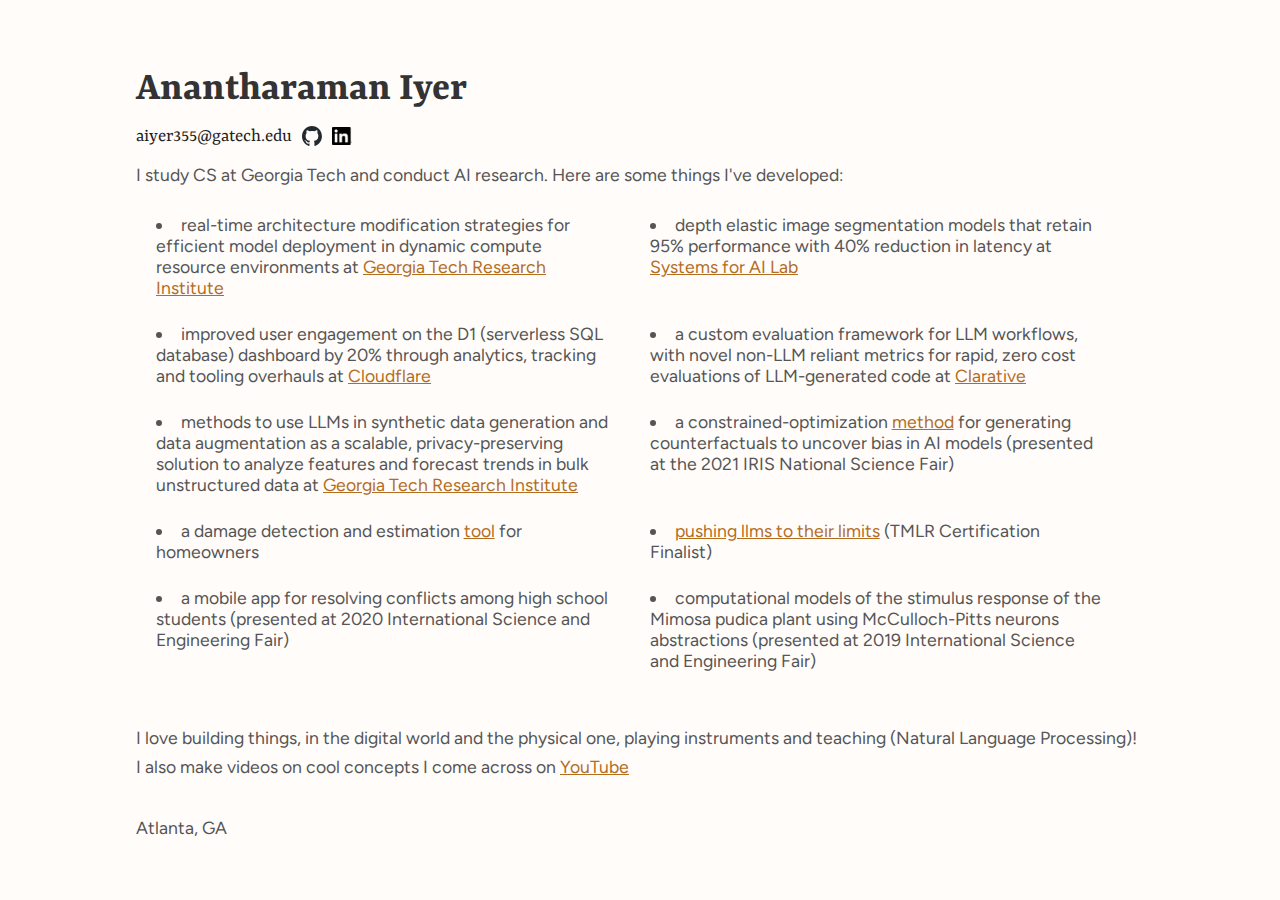
<file: index.html>
<!DOCTYPE html>
<html lang="en">
<head>
    <!-- Previous head content remains the same until the style section -->
    <meta charset="UTF-8">
    <meta name="viewport" content="width=device-width, initial-scale=1.0">
    <meta name="author" content="Anantharaman Iyer">
    <meta name="description" content="Personal website for a Georgia Tech student">
    <meta name="keywords" content="Georgia Tech, Computer Science, Portfolio">

    <link rel="preconnect" href="https://fonts.googleapis.com">
    <link rel="preconnect" href="https://fonts.gstatic.com" crossorigin>
    <!-- <link href="https://fonts.googleapis.com/css2?family=EB+Garamond:ital,wght@0,400..800;1,400..800&family=Inter:ital,opsz,wght@0,14..32,100..900;1,14..32,100..900&display=swap" rel="stylesheet">
    <link href="https://fonts.googleapis.com/css2?family=Manrope:wght@200..800&display=swap" rel="stylesheet">
    <link href="https://fonts.googleapis.com/css2?family=Newsreader:ital,opsz,wght@0,6..72,200..800;1,6..72,200..800&display=swap" rel="stylesheet"> -->
    <link href="https://fonts.googleapis.com/css2?family=Rasa:ital,wght@0,300..700;1,300..700&display=swap" rel="stylesheet">
    <link href="https://fonts.googleapis.com/css2?family=Figtree:ital,wght@0,300..900;1,300..900&display=swap" rel="stylesheet">

    <link rel="stylesheet" href="index.css">

    <!-- Noto Serif Display Bold 700 -->
    <link rel="icon" type="image/png" sizes="32x32" href="/assets/favicon-32x32.png">
    <link rel="icon" type="image/png" sizes="16x16" href="/assets/favicon-16x16.png">
    <link rel="apple-touch-icon" href="/assets/apple-touch-icon.png">

    <title>Anantharaman Iyer</title>
</head>

<body>
    <!-- Main Content -->
    <div class="header">
        <h3 class="highlight">Anantharaman Iyer</h3>
        <div class="social-container">
            <p>aiyer355@gatech.edu</p>
            <a href="https://github.com/AnantharamanSI" target="_blank" rel="noopener noreferrer" style="text-decoration: none;">
                <img src="/assets/github-mark.svg" width="20" alt="GitHub">
            </a>
            <a href="https://www.linkedin.com/in/anantharaman-s-iyer-20716b298/" target="_blank" rel="noopener noreferrer" style="text-decoration: none;">
                <img src="/assets/InBug-Black.png" width="20" alt="GitHub">
            </a>
        </div>
    </div>

    <div class="content">
        <p>I study CS at Georgia Tech and conduct AI research. Here are some things I've developed:</p>
        <ul>
            <li>real-time architecture modification strategies for efficient model deployment in dynamic compute resource environments at <a href="https://www.gtri.gatech.edu/" class="emoji-link" target="_blank" rel="noopener noreferrer">Georgia Tech Research Institute</a></li>
            <li>depth elastic image segmentation models that retain 95% performance with 40% reduction in latency at <a href="https://gatech-sysml.github.io/" class="emoji-link" target="_blank" rel="noopener noreferrer">Systems for AI Lab</a></li>
            <li>improved user engagement on the D1 (serverless SQL database) dashboard by 20% through analytics, tracking and tooling overhauls at <a href="https://www.cloudflare.com/" class="emoji-link" target="_blank" rel="noopener noreferrer">Cloudflare</a></li>
            <li>a custom evaluation framework for LLM workflows, with novel non-LLM reliant metrics for rapid, zero cost evaluations of LLM-generated code at <a href="https://www.clarative.ai/" class="emoji-link" target="_blank" rel="noopener noreferrer">Clarative</a></li>
            <li>methods to use LLMs in synthetic data generation and data augmentation as a scalable, privacy-preserving solution to analyze features and forecast trends in bulk unstructured data at <a href="https://www.gtri.gatech.edu/" class="emoji-link" target="_blank" rel="noopener noreferrer">Georgia Tech Research Institute</a></li>
            <li>a constrained-optimization <a href="https://github.com/AnantharamanSI/Counterfactuals" target="_blank" rel="noopener noreferrer">method</a> for generating counterfactuals to uncover bias in AI models (presented at the 2021 IRIS National Science Fair)</li>
            <li>a damage detection and estimation <a href="https://github.com/AnantharamanSI/ShowKase" target="_blank" rel="noopener noreferrer">tool</a> for homeowners</li>
            <li><a href="https://github.com/google/BIG-bench" target="_blank" rel="noopener noreferrer">pushing llms to their limits</a> (TMLR Certification Finalist)</li>
            <li>a mobile app for resolving conflicts among high school students (presented at 2020 International Science and Engineering Fair)</li>
            <li>computational models of the stimulus response of the Mimosa pudica plant using McCulloch-Pitts neurons abstractions (presented at 2019 International Science and Engineering Fair)</li>
        </ul>

        <p><br>I love building things, in the digital world and the physical one, playing instruments and teaching (Natural Language Processing)! I also make videos on cool concepts I come across on <a class="emoji-link" href="https://www.youtube.com/@AnantharamanSIyer" target="_blank" rel="noopener noreferrer">YouTube</a></p>
        <p><br>Atlanta, GA</p>
    </div>
</body>
</html>
</file>
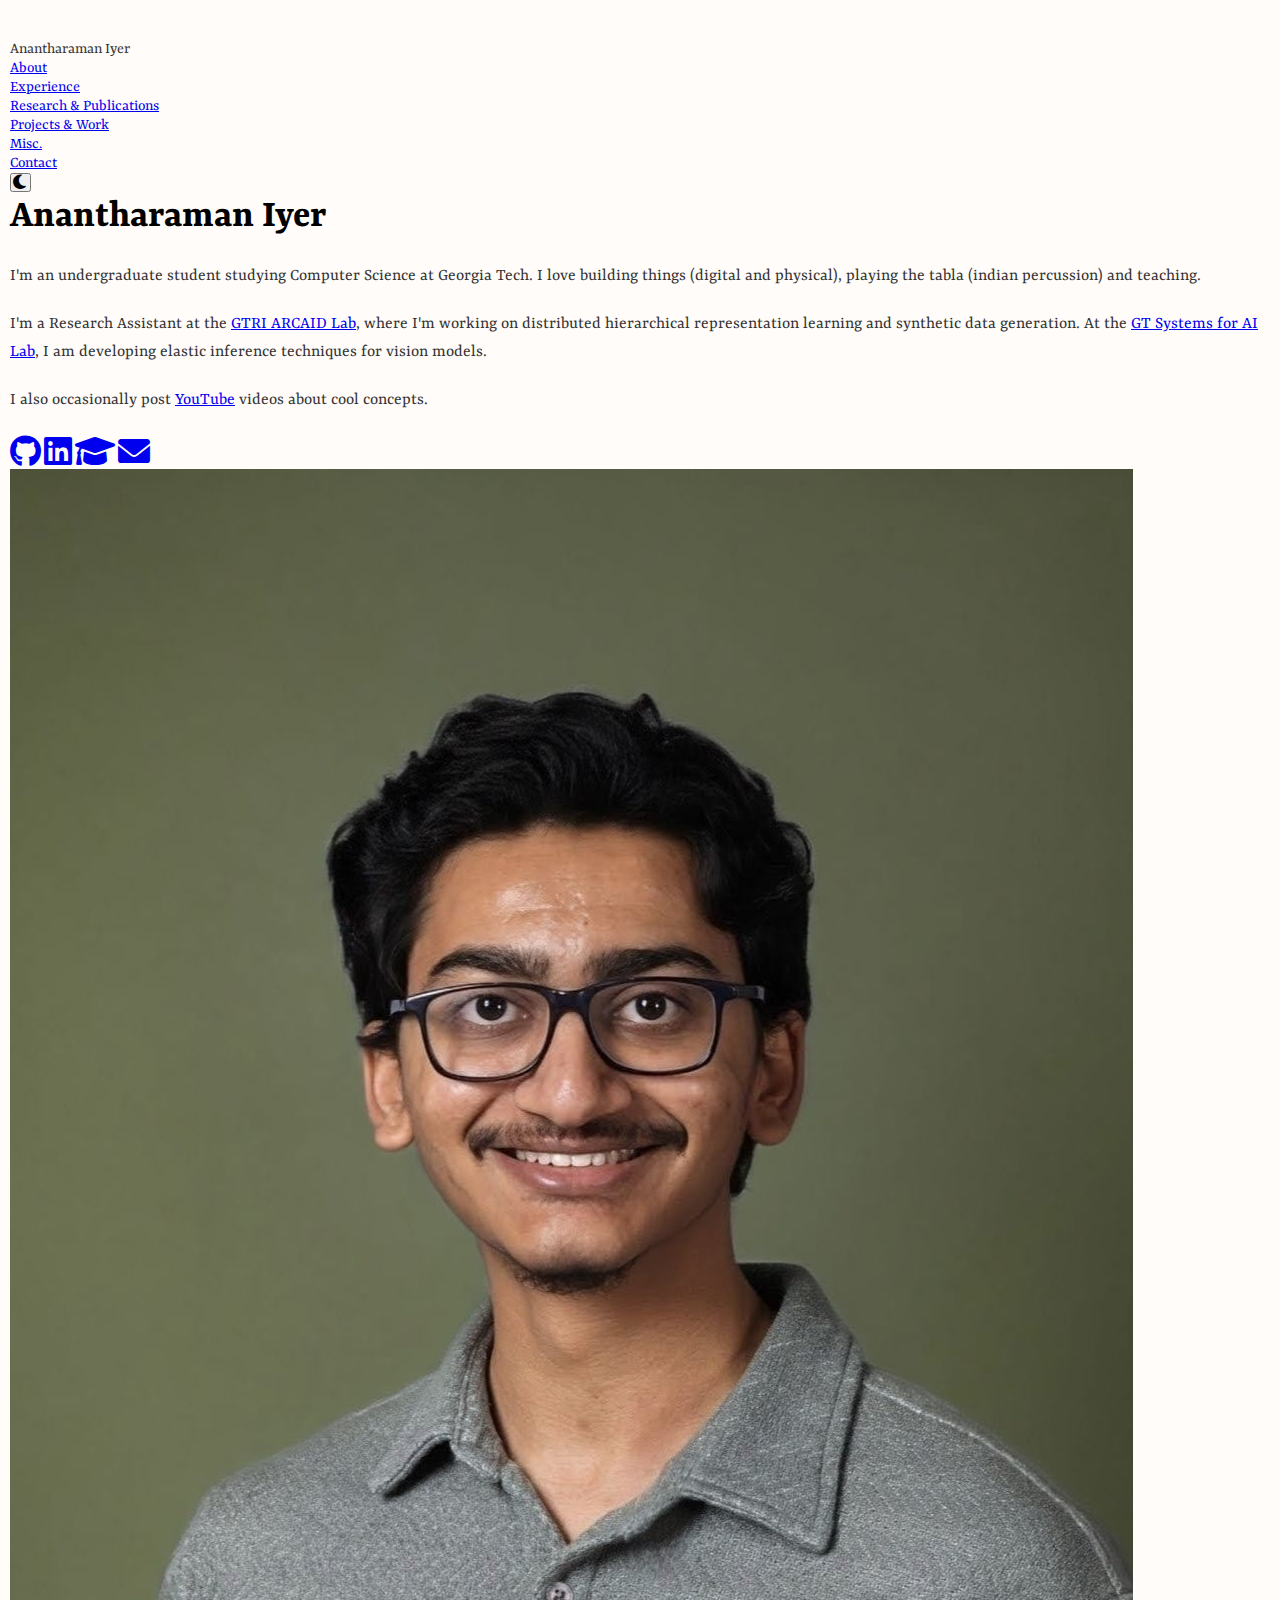
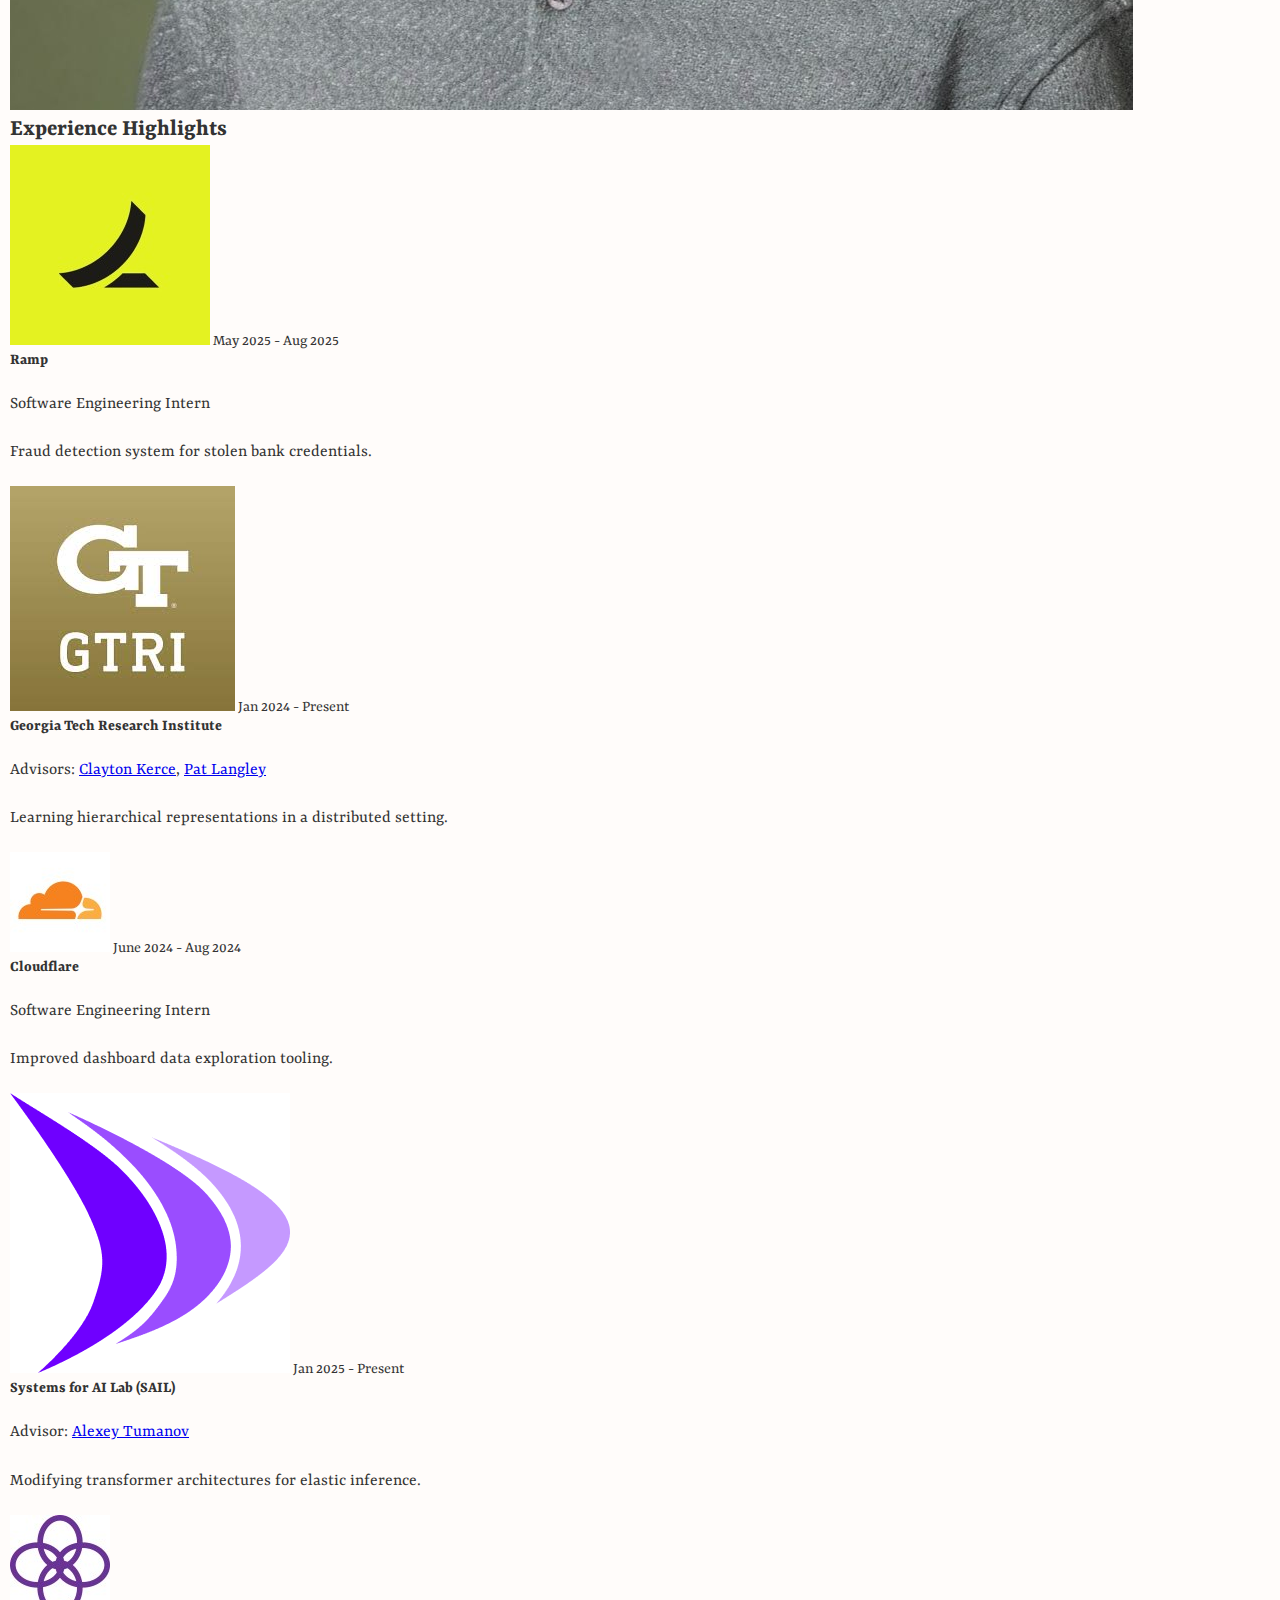
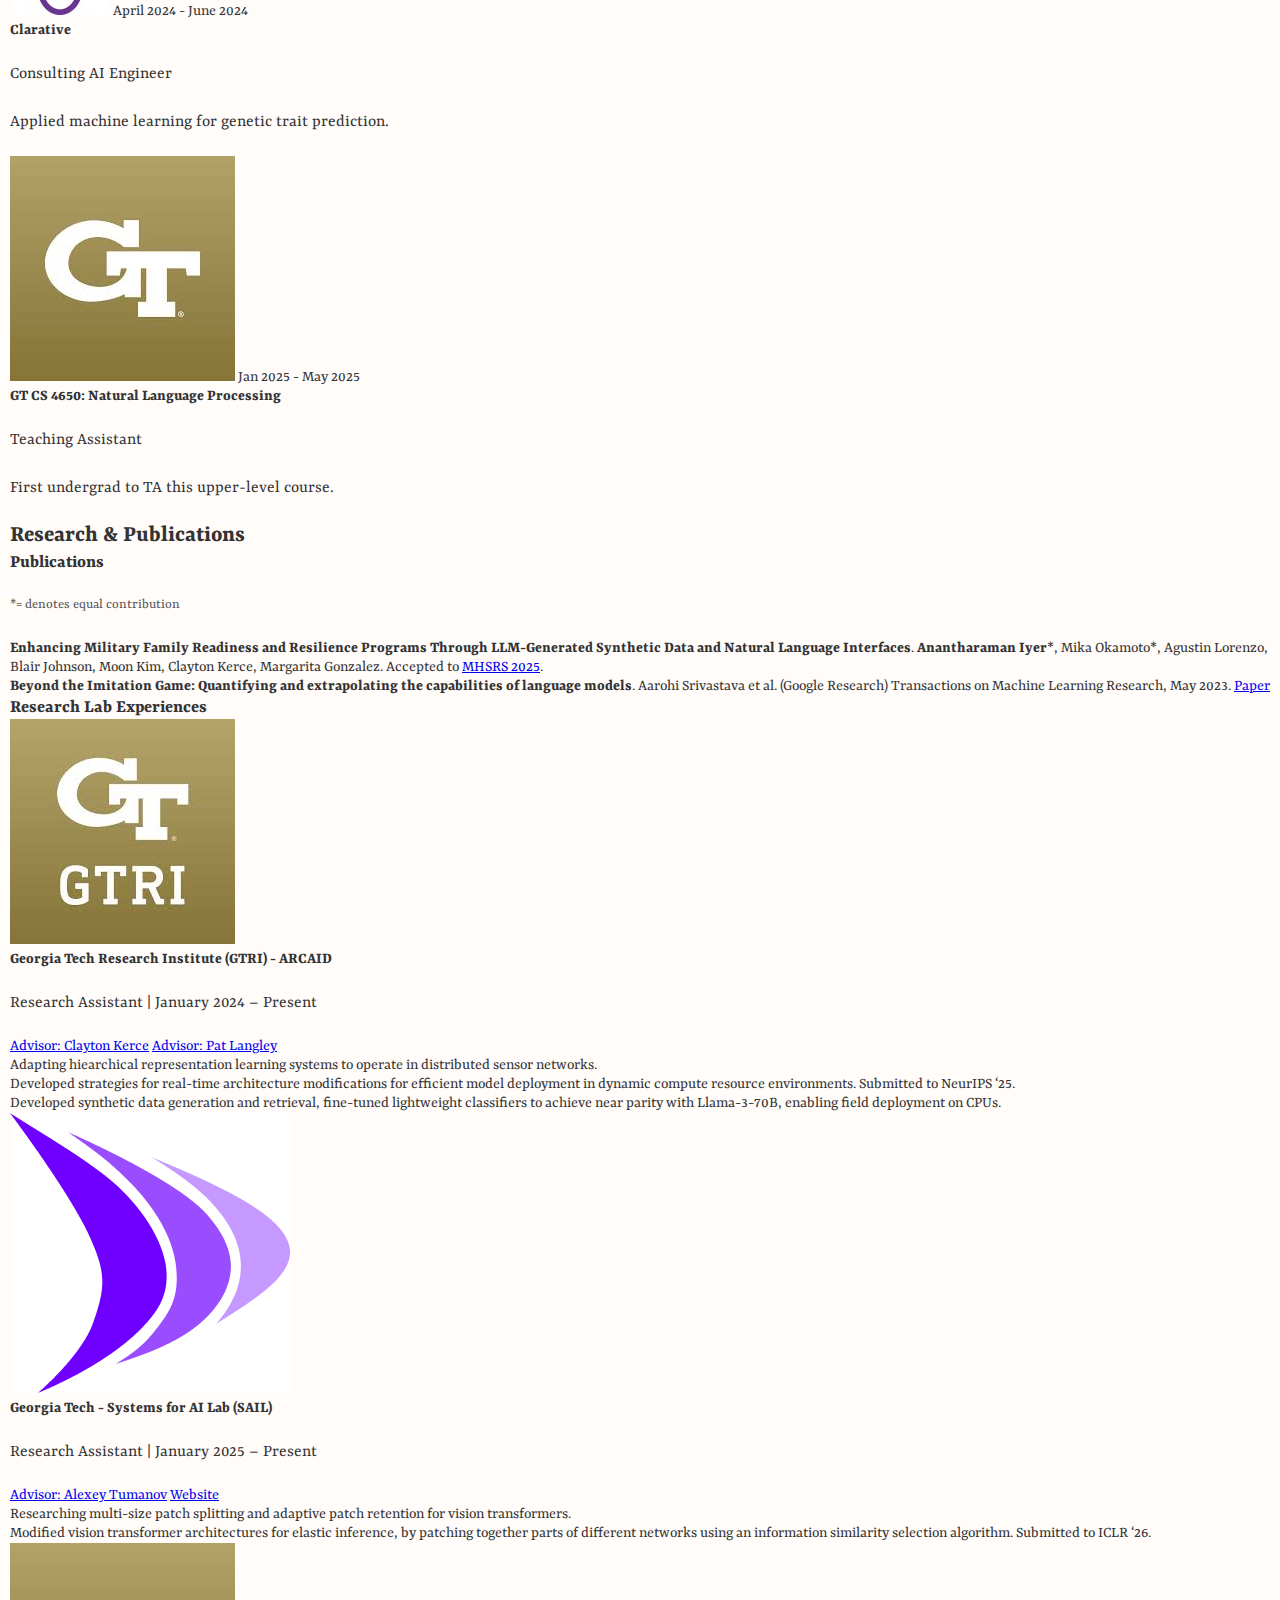
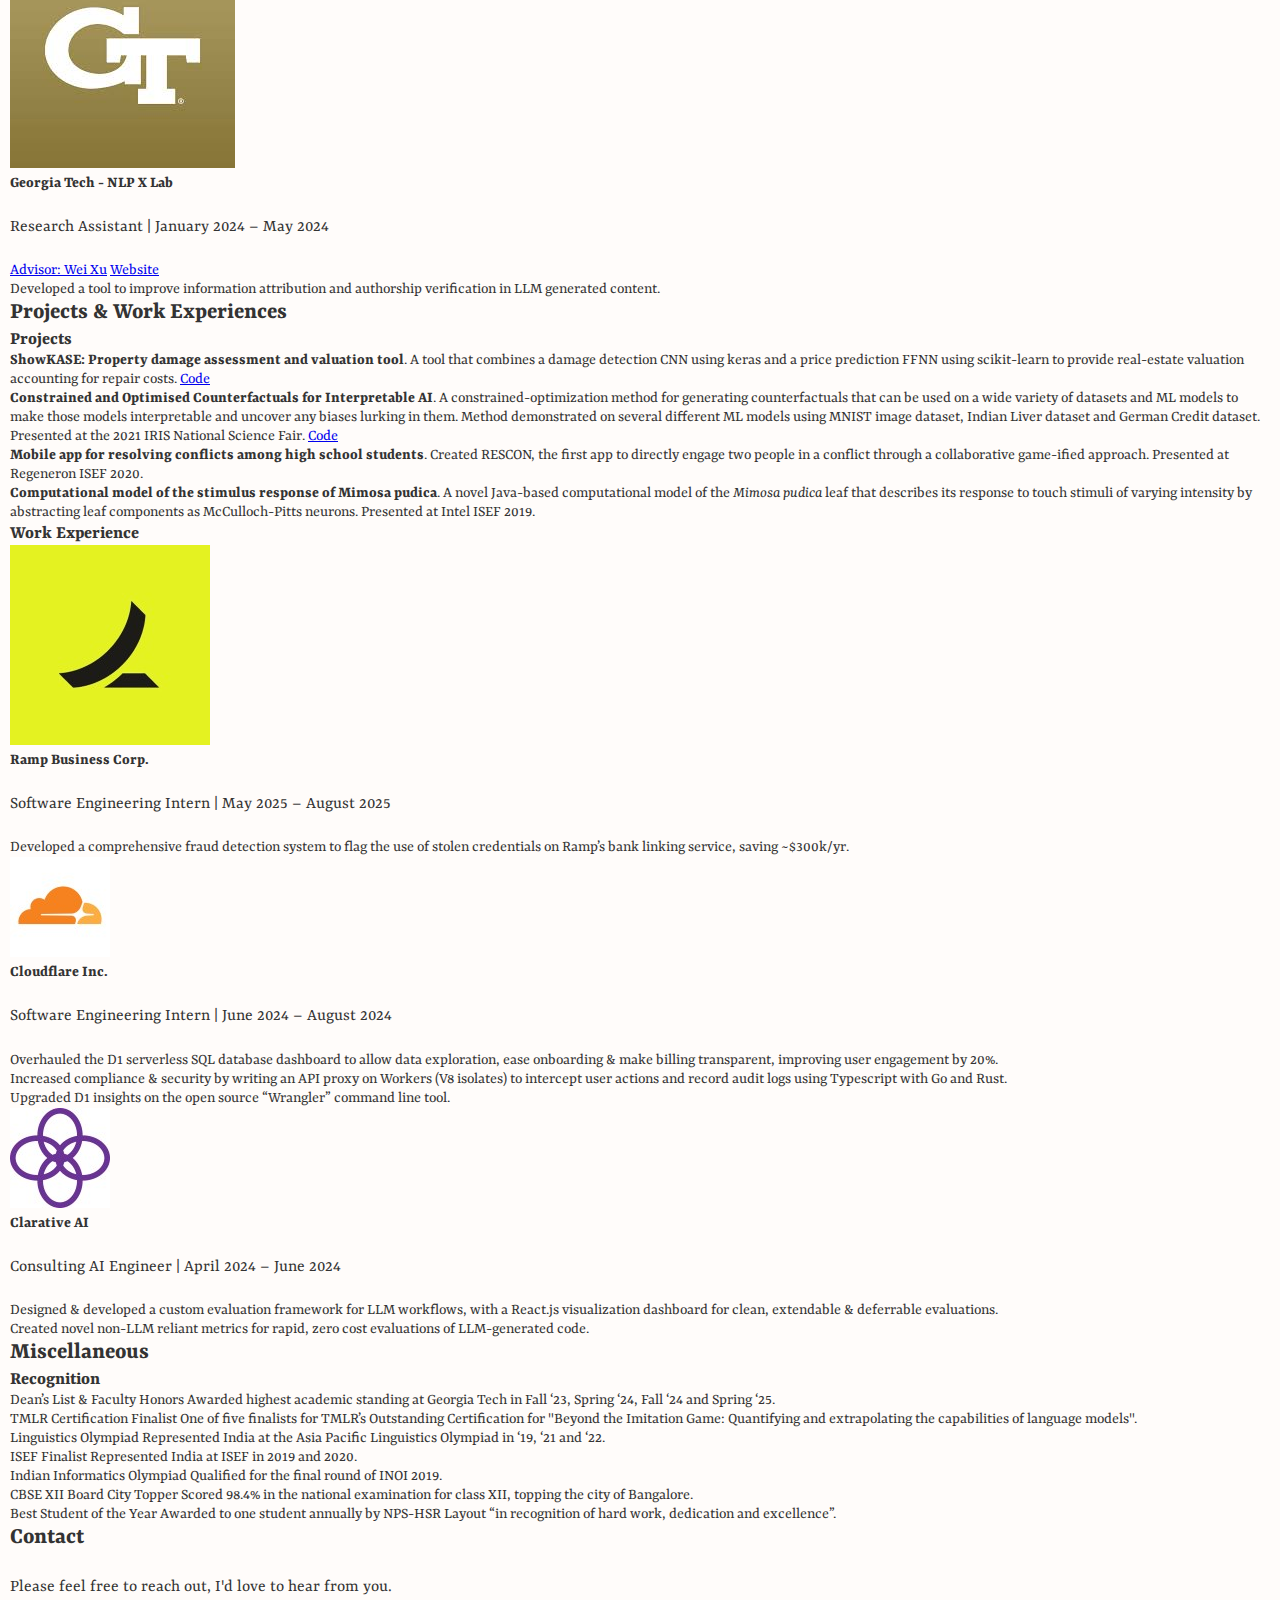
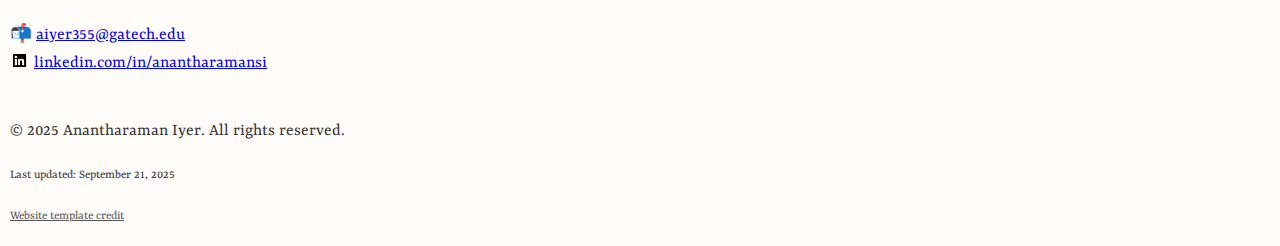
<file: index-v1.html>
<!DOCTYPE html>
<html lang="en">
<head>
    <meta charset="UTF-8">
    <meta name="viewport" content="width=device-width, initial-scale=1.0">
    <title>Anantharaman Iyer - Website</title>
    <link rel="stylesheet" href="index.css">
    <link rel="preconnect" href="https://fonts.googleapis.com">
    <link rel="preconnect" href="https://fonts.gstatic.com" crossorigin>
    <link href="https://fonts.googleapis.com/css2?family=Rasa:ital,wght@0,300..700;1,300..700&display=swap" rel="stylesheet">
    <link href="https://fonts.googleapis.com/css2?family=Figtree:ital,wght@0,300..900;1,300..900&display=swap" rel="stylesheet">
    <link rel="stylesheet" href="https://cdnjs.cloudflare.com/ajax/libs/font-awesome/6.0.0/css/all.min.css">

    <link rel="icon" type="image/png" sizes="32x32" href="/assets/favicon-32x32.png">
    <link rel="icon" type="image/png" sizes="16x16" href="/assets/favicon-16x16.png">
    <link rel="apple-touch-icon" href="/assets/apple-touch-icon.png">
    <meta name="description" content="Anantharaman Iyer - Computer Science researcher at Georgia Institute of Technology. Research in Elastic Inference, Knowledge Representation and NLP.">
    <meta name="keywords" content="Anantharaman Iyer, Georgia Tech, Georgia Institute of Technology, Iyer Georgia Tech, Computer Science, GTRI, Anantharaman Iyer Google Scholar, Anantharaman Iyer LinkedIn, Elastic Inference, Knowledge Representation, NLP, Researcher, SAIL Lab, NLP X lab, software engineering intern, software engineer intern, software engineer, machine learning engineer, data scientist, AI researcher, artificial intelligence, NLP engineer, Georgia Tech researcher, Anantharaman Iyer Ramp, Anantharaman Iyer Cloudflare, Anantharaman Iyer software engineer, Anantharaman Iyer machine learning">
    <meta name="author" content="Anantharaman Iyer">
    <link rel="canonical" href="https://anantharamansi.github.io/">
    <!-- Open Graph tags -->
    <meta property="og:title" content="Anantharaman Iyer - Georgia Tech Researcher">
    <meta property="og:description" content="Anantharaman Iyer is a Computer Science researcher at Georgia Institute of Technology, specializing in Elastic Inference and Knowledge Representation.">
    <meta property="og:type" content="website">
    <meta property="og:url" content="https://anantharamansi.github.io/">
    <meta property="og:image" content="https://anantharamansi.github.io/assets/anantharaman-headshot.jpeg">
    <!-- Twitter Card tags -->
    <meta name="twitter:card" content="summary_large_image">
    <meta name="twitter:title" content="Anantharaman Iyer - Georgia Tech Researcher">
    <meta name="twitter:description" content="Anantharaman Iyer is a Computer Science researcher at Georgia Institute of Technology, specializing in Elastic Inference and Knowledge Representation.">
    <meta name="twitter:image" content="https://anantharamansi.github.io/assets/anantharaman-headshot.jpeg">
    <!-- Structured Data -->
    <script type="application/ld+json">
    {
      "@context": "https://schema.org",
      "@type": "Person",
      "name": "Anantharaman Iyer",
      "url": "https://anantharamansi.github.io/",
      "image": "https://anantharamansi.github.io/assets/anantharaman-headshot.jpeg",
      "sameAs": [
        "https://scholar.google.com/citations?user=jl-cwYxZa28C&hl=en",
        "https://github.com/anantharamansi",
        "https://linkedin.com/in/anantharamansi/"
      ],
      "jobTitle": "Research Assistant",
      "worksFor": {
        "@type": "Organization",
        "name": "Georgia Institute of Technology"
      },
      "alumniOf": {
        "@type": "CollegeOrUniversity",
        "name": "Georgia Institute of Technology"
      }
    }
    </script>
</head>
<body>
    <header class="site-header">
        <div class="container">
            <div class="logo">Anantharaman Iyer</div>
            <nav>
                <ul>
                    <li><a href="#about" class="active">About</a></li>
                    <!-- <li><a href="#news">News</a></li> -->
                    <li><a href="#experience-highlights">Experience</a></li>
                    <li><a href="#research">Research & Publications</a></li>
                    <li><a href="#projects-experiences">Projects & Work</a></li>
                    <li><a href="#miscellaneous">Misc.</a></li>
                    <li><a href="#contact">Contact</a></li>
                    <li>
                        <button id="darkModeToggle" aria-label="Switch to Dark Mode">
                            <i id="darkModeIcon" class="fas fa-moon fa-lg"></i>
                            <span id="darkModeText" class="sr-only">Switch to Dark Mode</span>
                        </button>
                    </li>
                </ul>
            </nav>
        </div>
    </header>

    <div class="container">
        <section id="about" class="about-section">
            <div class="about-content">
                <h1>Anantharaman Iyer</h1>
                <p>
                    I'm an undergraduate student studying Computer Science at Georgia Tech. I love building things (digital and physical), playing the tabla (indian percussion) and teaching.
                </p>
                <p>
                    I'm a Research Assistant at the <a href="https://www.gtri.gatech.edu/focus-areas/advanced-research-computing-and-artificial-intelligence" target="_blank">GTRI ARCAID Lab</a>, where I'm working on distributed hierarchical representation learning and synthetic data generation. At the <a href="https://gatech-sysml.github.io/" target="_blank">GT Systems for AI Lab</a>, I am developing elastic inference techniques for vision models.
                </p>
                <p>
                    I also occasionally post <a href="https://www.youtube.com/@AnantharamanSIyer" target="_blank">YouTube</a> videos about cool concepts.
                </p>
                <div class="profile-links">
                    <a href="https://github.com/anantharamansi" target="_blank" title="GitHub"><i class="fab fa-github fa-2x"></i><span class="sr-only">GitHub</span></a>
                    <a href="https://linkedin.com/in/anantharamansi" target="_blank" title="LinkedIn"><i class="fab fa-linkedin fa-2x"></i><span class="sr-only">LinkedIn</span></a>
                    <a href="https://scholar.google.com/citations?user=jl-cwYxZa28C&hl=en" target="_blank" title="Google Scholar" aria-label="Google Scholar Profile"><i class="fas fa-graduation-cap fa-2x"></i><span class="sr-only">Google Scholar</span></a>
                    <a href="mailto:aiyer355@gatech.edu" title="Email"><i class="fas fa-envelope fa-2x"></i><span class="sr-only">Email</span></a>
                    <!-- <a href="assets/resume.pdf" target="_blank" title="Resume" aria-label="Resume"><i class="fas fa-file-pdf fa-2x"></i><span class="sr-only">Resume</span></a> -->
                </div>
            </div>
            <div class="about-photo">
                <img src="assets/anantharaman-headshot.jpeg" alt="Anantharaman Iyer Professional Headshot">
            </div>
        </section>

        <!-- <section id="news" class="news-section">
            <h2>Recent News & Updates</h2>
            <ul>
                <li><strong>Summer 2026</strong> – 🎉 Excited to be joining Company as a Software Engineering Intern!</li>
                <li><strong>May 2025</strong> – 🎉 Enhancing Military Family Readiness and Resilience Programs Through LLM-Generated Synthetic Data and Natural Language Interfaces was accepted to MHSRS 2025!</li>
            </ul>
        </section> -->

        <section id="experience-highlights" class="experience-timeline-section homepage-experience-section">
            <h2>Experience Highlights</h2>
            <ul class="timeline">

                <li class="timeline-row">
                    <span class="timeline-dot"></span> <div class="timeline-item left">
                        <div class="timeline-content">
                            <a href="#exp-ramp" class="timeline-link-overlay"><span class="sr-only">View details for Ramp Business Corp. experience</span></a>
                            <div class="far-side">
                                <img src="assets/ramp.jpeg" alt="Ramp Business Corporation Logo" class="company-logo-timeline">
                                <span class="timeline-dates">May 2025 - Aug 2025</span>
                            </div>
                            <div class="center-side">
                                <h4 class="timeline-company">Ramp</h4>
                                <p class="timeline-role">Software Engineering Intern</p>
                                <p class="timeline-description">Fraud detection system for stolen bank credentials.</p>
                            </div>
                        </div>
                    </div>
                    <div class="timeline-item right">
                         <div class="timeline-content">
                            <a href="#exp-gtri" class="timeline-link-overlay"><span class="sr-only">View details for Georgia Tech Research Institute experience</span></a>
                            <div class="far-side">
                                <img src="assets/gtri.jpg" alt="Georgia Tech Research Institute (GTRI) Logo" class="company-logo-timeline">
                                <span class="timeline-dates">Jan 2024 - Present</span>
                            </div>
                            <div class="center-side">
                                <h4 class="timeline-company">Georgia Tech Research Institute</h4>
                                <p class="timeline-role">Advisors: <a href="https://scholar.google.com/citations?user=FPtjf0gAAAAJ&hl=en" target="_blank" class="interactive-link">Clayton Kerce</a>, <a href="https://scholar.google.com/citations?user=5JcRw-sAAAAJ&hl=en" target="_blank" class="interactive-link">Pat Langley</a></p>
                                <p class="timeline-description">Learning hierarchical representations in a distributed setting.</p>
                            </div>
                        </div>
                    </div>
                </li>

                <li class="timeline-row">
                    <span class="timeline-dot"></span> <div class="timeline-item left">
                         <div class="timeline-content">
                            <a href="#exp-cloudflare" class="timeline-link-overlay"><span class="sr-only">View details for Cloudflare Inc. experience</span></a>
                            <div class="far-side">
                                <img src="assets/cloudflare.jpeg" alt="Cloudflare Inc. Logo" class="company-logo-timeline">
                                <span class="timeline-dates">June 2024 - Aug 2024</span>
                            </div>
                            <div class="center-side">
                                <h4 class="timeline-company">Cloudflare</h4>
                                <p class="timeline-role">Software Engineering Intern</p>
                                <p class="timeline-description">Improved dashboard data exploration tooling.</p>
                            </div>
                        </div>
                    </div>
                    <div class="timeline-item right">
                         <div class="timeline-content">
                            <a href="#exp-sail" class="timeline-link-overlay"><span class="sr-only">View details for GT SAIL experience</span></a>
                            <div class="far-side">
                                <img src="assets/sail.png" alt="SAIL Logo" class="company-logo-timeline" style="background-color: white;">
                                <span class="timeline-dates">Jan 2025 - Present</span>
                            </div>
                            <div class="center-side">
                                <h4 class="timeline-company">Systems for AI Lab (SAIL)</h4>
                                <p class="timeline-role">Advisor: <a href="https://scholar.google.com/citations?user=7P-gZioAAAAJ&hl=en" target="_blank" class="interactive-link">Alexey Tumanov</a></p>
                                <p class="timeline-description">Modifying transformer architectures for elastic inference.</p>
                            </div>
                        </div>
                    </div>
                </li>

                <li class="timeline-row">
                    <span class="timeline-dot"></span>
                    <div class="timeline-item left">
                         <div class="timeline-content">
                            <a href="#exp-clarative" class="timeline-link-overlay"><span class="sr-only">View details for Clarative experience</span></a>
                            <div class="far-side">
                                <img src="assets/clarative.jpeg" alt="Clarative Logo" class="company-logo-timeline">
                                <span class="timeline-dates">April 2024 - June 2024</span>
                            </div>
                            <div class="center-side">
                                <h4 class="timeline-company">Clarative</h4>
                                <p class="timeline-role">Consulting AI Engineer</p>
                                <p class="timeline-description">Applied machine learning for genetic trait prediction.</p>
                            </div>
                        </div>
                    </div>
                    <div class="timeline-item right">
                         <div class="timeline-content">
                             <a href="#exp-cs4650" class="timeline-link-overlay"><span class="sr-only">View details for GT CS4650 NLP experience</span></a>
                             <div class="far-side">
                                 <img src="assets/gt.jpg" alt="Georgia Tech Logo" class="company-logo-timeline">
                                 <span class="timeline-dates">Jan 2025 - May 2025</span>
                             </div>
                             <div class="center-side">
                                 <h4 class="timeline-company">GT CS 4650: Natural Language Processing</h4>
                                  <p class="timeline-role">Teaching Assistant</p>
                                 <p class="timeline-description">First undergrad to TA this upper-level course.</p>
                             </div>
                        </div>
                    </div>
                </li>
            </ul>
        </section>

        <section id="research" class="research-section">
            <h2>Research & Publications</h2>

            <!-- <section class="featured-projects-section">
                <h3>Highlighted Research Projects</h3>
                <div class="project-horizontal-list">
                    <div class="project-card">
                        <div class="project-image">
                            <img src="assets/" alt="Example Project thumbnail">
                        </div>
                        <div class="project-details">
                            <h3><strong>Example Project</strong></h3>
                            <p class="project-authors">Author 1, <strong>Author 2</strong>, Author 3</p>
                            <p class="project-description">
                               Lorem ipsum dolor sit amet
                            </p>
                            <p class="project-links">
                                <a href="https://www.arxiv.org/paper.pdf" target="_blank">Paper</a>
                                <a href="https://github.com/project" target="_blank">Code</a>
                            </p>
                        </div>
                    </div>
                </div>
            </section> -->

            <h3>Publications</h3>
            <p style="font-size: 0.9em; color: #555; margin-bottom: 1.5em;">*= denotes equal contribution</p>
            <ul class="publications-list">
                <li>
                    <span class="publication-title"><strong>Enhancing Military Family Readiness and Resilience Programs Through LLM-Generated Synthetic Data and Natural Language Interfaces</strong>.</span>
                    <span class="publication-authors"><strong>Anantharaman Iyer</strong>*, Mika Okamoto*, Agustin Lorenzo, Blair Johnson, Moon Kim, Clayton Kerce, Margarita Gonzalez.</span>
                    <span class="publication-venue">Accepted to <a href = 'https://mhsrs.health.mil' target = '_blank'>MHSRS 2025</a>.</span>
                </li>
                <li>
                    <span class="publication-title"><strong>Beyond the Imitation Game: Quantifying and extrapolating the capabilities of language models</strong>.</span>
                    <span class="publication-authors">Aarohi Srivastava et al. (Google Research)</span>
                    <span class="publication-venue">Transactions on Machine Learning Research, May 2023.</span>
                    <span class="publication-links">
                        <a href="https://openreview.net/pdf?id=uyTL5Bvosj" target="_blank">Paper</a>
                    </span>
                </li>
            </ul>

            <h3>Research Lab Experiences</h3>
            <div class="card-banner-container">
                <div class="card-banner" id="exp-gtri">
                    <img src="assets/gtri.jpg" alt="Georgia Tech Research Institute (GTRI) Logo">
                    <div class="card-banner-text">
                        <h4>Georgia Tech Research Institute (GTRI) - ARCAID</h4>
                        <p class="role-dates">Research Assistant | January 2024 – Present</p>
                         <div class="artifact-links">
                            <a href="https://scholar.google.com/citations?user=FPtjf0gAAAAJ&hl=en" target="_blank">Advisor: Clayton Kerce</a>
                            <a href="https://scholar.google.com/citations?user=5JcRw-sAAAAJ&hl=en" target="_blank">Advisor: Pat Langley</a>
                         </div>
                        <ul>
                            <li>Adapting hiearchical representation learning systems to operate in distributed sensor networks.</li>
                            <li>Developed strategies for real-time architecture modifications for efficient model deployment in dynamic compute resource environments. Submitted to NeurIPS ‘25.</li>
                            <li>Developed synthetic data generation and retrieval, fine-tuned lightweight classifiers to achieve near parity with Llama-3-70B, enabling field deployment on CPUs.</li>
                        </ul>
                    </div>
                </div>
                <div class="card-banner" id="exp-sail">
                    <img src="assets/sail.png" alt="Systems for AI Lab (SAIL) Logo" style="background-color: white;">
                    <div class="card-banner-text">
                        <h4>Georgia Tech - Systems for AI Lab (SAIL)</h4>
                        <p class="role-dates">Research Assistant | January 2025 – Present</p>
                        <div class="artifact-links">
                            <a href="https://scholar.google.com/citations?user=7P-gZioAAAAJ&hl=en" target="_blank">Advisor: Alexey Tumanov</a>
                            <a href="https://gatech-sysml.github.io/" target="_blank">Website</a>
                        </div>
                        <ul>
                            <li>Researching multi-size patch splitting and adaptive patch retention for vision transformers.</li>
                            <li>Modified vision transformer architectures for elastic inference, by patching together parts of different networks using an information similarity selection algorithm. Submitted to ICLR ‘26.</li>
                        </ul>
                   </div>
                </div>
                <div class="card-banner" id="exp-nlpx">
                    <img src="assets/gt.jpg" alt="Georgia Tech Logo">
                    <div class="card-banner-text">
                        <h4>Georgia Tech - NLP X Lab</h4>
                        <p class="role-dates">Research Assistant | January 2024 – May 2024</p>
                         <div class="artifact-links">
                            <a href="https://scholar.google.com/citations?user=BfOdG-oAAAAJ" target="_blank">Advisor: Wei Xu</a>
                            <a href="https://cocoxu.github.io/" target="_blank">Website</a>
                         </div>
                        <ul>
                            <li>Developed a tool to improve information attribution and authorship verification in LLM generated content.</li>
                        </ul>
                    </div>
                </div>
            </div>
        </section>

        <section id="projects-experiences" class="projects-experiences-section">
            <h2>Projects & Work Experiences</h2>

            <!-- <section class="featured-projects-section">
                <h3>Highlighted Projects</h3>
                <div class="project-horizontal-list">
                    <div class="project-card">
                        <div class="project-image">
                            <img src="assets/isef.png" alt="ISEF thumbnail">
                        </div>
                        <div class="project-details">
                            <h4>Computational model of the stimulus response of Mimosa pudica</h4>
                            <p class="project-authors"><strong>Anantharaman Iyer</strong></p>
                            <p class="project-description">
                               Lorem ipsum dolor sit amet
                            </p>
                            <p class="project-links">
                                <a href="https://www.arxiv.org/paper.pdf" target="_blank">Paper</a>
                                <a href="https://github.com/project" target="_blank">Code</a>
                            </p>
                        </div>
                    </div>
                </div>
            </section> -->
            <h3>Projects</h3>
            <ul class="publications-list">
                <li>
                    <span class="publication-title"><strong>ShowKASE: Property damage assessment and valuation tool</strong>.</span>
                    <span class="publication-description">A tool that combines a damage detection CNN using keras and a price prediction FFNN using scikit-learn to provide real-estate valuation accounting for repair costs.</span>
                    <span class="publication-links">
                        <a href="https://github.com/AnantharamanSI/ShowKase" target="_blank">Code</a>
                    </span>
                </li>
                <li>
                    <span class="publication-title"><strong>Constrained and Optimised Counterfactuals for Interpretable AI</strong>.</span>
                    <span class="publication-description">A constrained-optimization method for generating counterfactuals that can be used on a wide variety of datasets and ML models to make those models interpretable and uncover any biases lurking in them. Method demonstrated on several different ML models using MNIST image dataset, Indian Liver dataset and German Credit dataset.</span>
                    <span class="publication-venue">Presented at the 2021 IRIS National Science Fair.</span>
                    <span class="publication-links">
                        <a href="https://github.com/AnantharamanSI/Counterfactuals" target="_blank">Code</a>
                    </span>
                </li>
                <li>
                    <span class="publication-title"><strong>Mobile app for resolving conflicts among high school students</strong>.</span>
                    <span class="publication-description">Created RESCON, the first app to directly engage two people in a conflict through a collaborative game-ified approach.
                    </span>
                    <span class="publication-venue">Presented at Regeneron ISEF 2020.</span>
                </li>
                <li>
                    <span class="publication-title"><strong>Computational model of the stimulus response of Mimosa pudica</strong>.</span>
                    <span class="publication-description">A novel Java-based computational model of the <i>Mimosa pudica</i> leaf that describes its response to touch stimuli  of varying intensity by abstracting leaf components as McCulloch-Pitts neurons.</span>
                    <span class="publication-venue">Presented at Intel ISEF 2019.</span>
                </li>
            </ul>

            <h3>Work Experience</h3>
            <div class="card-banner-container">
                <div class="card-banner" id="exp-ramp">
                    <img src="assets/ramp.jpeg" alt="Ramp Business Corporation Logo">
                    <div class="card-banner-text">
                        <h4>Ramp Business Corp.</h4>
                        <p class="role-dates">Software Engineering Intern | May 2025 – August 2025</p>
                        <div class="artifact-links"></div>
                        <ul>
                            <li>Developed a comprehensive fraud detection system to flag the use of stolen credentials on Ramp’s bank linking service, saving ~$300k/yr.</li>
                        </ul>
                    </div>
                </div>
                <div class="card-banner" id="exp-cloudflare">
                    <img src="assets/cloudflare.jpeg" alt="Cloudflare Inc. Logo">
                    <div class="card-banner-text">
                        <h4>Cloudflare Inc.</h4>
                        <p class="role-dates">Software Engineering Intern | June 2024 – August 2024</p>
                        <div class="artifact-links"></div>
                        <ul>
                            <li>Overhauled the D1 serverless SQL database dashboard to allow data exploration, ease onboarding & make billing transparent, improving user engagement by 20%.</li>
                            <li>Increased compliance & security by writing an API proxy on Workers (V8 isolates) to intercept user actions and record audit logs using Typescript with Go and Rust.</li>
                            <li>Upgraded D1 insights on the open source “Wrangler” command line tool.</li>
                        </ul>
                    </div>
                </div>
                <div class="card-banner" id="exp-clarative">
                    <img src="assets/clarative.jpeg" alt="Clarative Logo">
                    <div class="card-banner-text">
                        <h4>Clarative AI</h4>
                        <p class="role-dates">Consulting AI Engineer | April 2024 – June 2024<p>
                        <div class="artifact-links"></div>
                        <ul>
                            <li>Designed & developed a custom evaluation framework for LLM workflows, with a React.js visualization dashboard for clean, extendable & deferrable evaluations.</li>
                            <li> Created novel non-LLM reliant metrics for rapid, zero cost evaluations of LLM-generated code.</li>
                        </ul>
                    </div>
                </div>
            </div>
        </section>

        <section id="miscellaneous" class="projects-experiences-section">
            <h2>Miscellaneous</h2>
            <h3>Recognition</h3>
            <ul class="publications-list">
                <li>
                    <span class="publication-title">Dean’s List & Faculty Honors</span>
                    <span class="publication-description">Awarded highest academic standing at Georgia Tech in Fall ‘23, Spring ‘24, Fall ‘24 and Spring ‘25.</span>
                </li>
                <li>
                    <span class="publication-title">TMLR Certification Finalist</span>
                    <span class="publication-description">One of five finalists for TMLR’s Outstanding Certification for "Beyond the Imitation Game: Quantifying and extrapolating the capabilities of language models".</span>
                </li>
                <li>
                    <span class="publication-title">Linguistics Olympiad</span>
                    <span class="publication-description">Represented India at the Asia Pacific Linguistics Olympiad in ‘19, ‘21 and ‘22.</span>
                </li>
                <li>
                    <span class="publication-title">ISEF Finalist</span>
                    <span class="publication-description">Represented India at ISEF in 2019 and 2020.</span>
                </li>
                <li>
                    <span class="publication-title">Indian Informatics Olympiad</span>
                    <span class="publication-description">Qualified for the final round of INOI 2019.</span>
                </li>
                <li>
                    <span class="publication-title">CBSE XII Board City Topper</span>
                    <span class="publication-description">Scored 98.4% in the national examination for class XII, topping the city of Bangalore.</span>
                </li>
                <li>
                    <span class="publication-title">Best Student of the Year</span>
                    <span class="publication-description">Awarded to one student annually by NPS-HSR Layout “in recognition of hard work, dedication and excellence”.</span>
                </li>
            </ul>
        </section>

        <section id="contact" class="contact-section">
            <h2>Contact</h2>
            <p>Please feel free to reach out, I'd love to hear from you.</p>
            <p>
                📬 <a href="mailto:aiyer355@gatech.edu">aiyer355@gatech.edu</a><br>
                <img src="/assets/InBug-Black.png" width="20" style="display: inline; padding: 0px 3px;" alt="LinkedIn"> <a href="https://linkedin.com/in/anantharamansi" target="_blank">linkedin.com/in/anantharamansi</a>
            </p>
        </section>
    </div>

    <footer class="site-footer">
        <div class="container">
            <p>&copy; 2025 Anantharaman Iyer. All rights reserved.</p>
            <p style="font-size: 0.8em; margin-top: 0.5em;">Last updated: September 21, 2025</p>
            <p style="font-size: 0.8em;"><a href="https://github.com/mika-okamoto/mika-okamoto.github.io" target="_blank" style="color:#555; text-decoration: underline;">Website template credit</a></p>
        </div>
    </footer>

    <script src="script.js"></script>
</body>
</html>
</file>
<file: index.css>
/* Reset */
* {
    margin: 0;
    padding: 0;
    box-sizing: border-box;
}

html,
body {
    font-family: "Rasa", sans-serif;       
    height: 100%;
    color: #333;
    background-color: #fffcfa;
}

body {
    display: flex;
    flex-direction: column;
    padding: 40px 10px;
    justify-content: flex-start;
}

/* Global Styles */
h1 {
    font-size: 2.5em;
    font-weight: bold;
    color: #000;
    margin-bottom: 10px;
}

p {
    font-size: 1.1em;
    line-height: 1.6;
    margin: 20px 0;
}

/* Header Section */
.header {
    text-align: left;
    width: 80%;
    margin: 2% auto 10px auto;
    position: relative; 
}

.header a {
    margin-top: 7%;
}

.header h3 {
    font-size: 2.6em;
    margin-bottom: -20px;
}

.social-container {
    display: flex;
    gap: 10px;
    margin-top: 16px;
    margin-bottom: 10px;
    height: 20px;
    align-items: center;
}

.social-container p {
    font-size: 1.2em;
    color: #1e1e1e;
    margin-top: 15px;
    margin-bottom: 2px;
}  

.social-container a {
    margin-top: 10px;
}

.social-container a img {
    margin-top: 0;
    display: block;
    cursor: pointer;
    border: none;
}

/* Content Section */
.content {
    margin-bottom: 50px;
    width: 80%;
    margin: 0 auto;
}

.content p {
    font-size: 1.1em;
    color: #555;
    text-align: left;
    margin: 0 0 5px 0;
    font-family: "Figtree", serif;
}

/* New styles for two-column layout */
.content ul {
    display: grid;
    grid-template-columns: repeat(2, 1fr);
    gap: 20px;
    list-style-type: disc;
    list-style-position: inside;
    padding: 20px;
}

.content ul li {
    font-size: 1.1em;
    color: #555;
    margin-bottom: 5px;
    font-family: "Figtree", serif;
    padding-right: 20px;
}

.content ul li a {
    color: #b36d1e;
    font-weight: normal;
    text-decoration: underline;
}

.emoji-link {
    color: #b36d1e;
    font-weight: normal;
    text-decoration: underline;
}

.emoji-link::after {
    content: '🔗';
    display: inline-block;
    font-size: 14px;
    opacity: 0;
    transition: opacity 0.3s ease;
}   

.emoji-link:hover::after {
    opacity: 1;
}

.highlight {
    display: inline-block;
    position: relative;
    font-weight: bold;
    font-size: 2em;
}

.highlight::after {
    content: '.';
    opacity: 0;
    transition: opacity 0.3s ease;
}

.highlight:hover::after {
    opacity: 1;
}

.highlight::before {
    content: '';
    position: absolute;
    bottom: 1px;
    left: 0;
    width: 0;   
    height: 3px;
    background-color: #333;
    transition: width 0.3s ease;
}

.highlight:hover::before {
    width: 100%;
}

/* Responsive design */
@media (max-width: 768px) {
    .content ul {
        grid-template-columns: 1fr;
    }
    
    .header, .content {
        width: 95%;
    }
}
</file>
